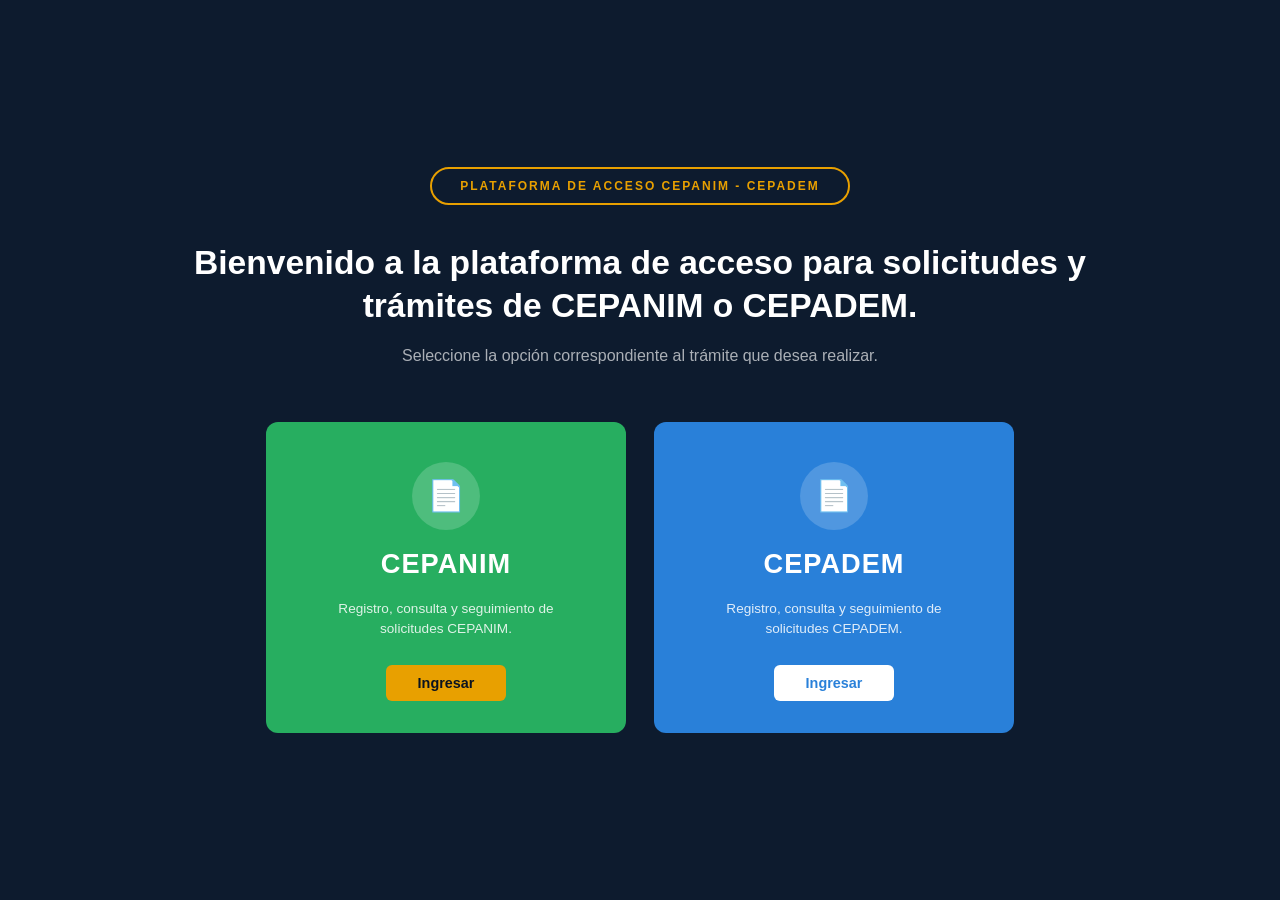
<file: html/index.html>
<!DOCTYPE html>
<html lang="es">
<head>
  <meta charset="UTF-8" />
  <meta name="viewport" content="width=device-width, initial-scale=1.0" />
  <title>Plataforma de Acceso CEPANIM - CEPADEM</title>
  <link rel="stylesheet" href="../css/main.css" />
  <link rel="stylesheet" href="../css/landing.css" />
</head>
<body class="landing">
  <div class="landing-container">
    <div class="badge-platform">Plataforma de Acceso CEPANIM - CEPADEM</div>

    <h1 class="landing-heading">
      Bienvenido a la plataforma de acceso para solicitudes y<br>
      trámites de CEPANIM o CEPADEM.
    </h1>
    <p class="landing-subheading">Seleccione la opción correspondiente al trámite que desea realizar.</p>

    <div class="panels-row">
      <!-- CEPANIM panel -->
      <div class="panel-card cepanim">
        <div class="panel-icon">&#128196;</div>
        <div class="panel-title">CEPANIM</div>
        <p class="panel-desc">Registro, consulta y seguimiento de solicitudes CEPANIM.</p>
        <button class="panel-btn" id="btnCepanim">Ingresar</button>
      </div>

      <!-- CEPADEM panel -->
      <div class="panel-card cepadem">
        <div class="panel-icon">&#128196;</div>
        <div class="panel-title">CEPADEM</div>
        <p class="panel-desc">Registro, consulta y seguimiento de solicitudes CEPADEM.</p>
        <button class="panel-btn" id="btnCepadem">Ingresar</button>
      </div>
    </div>
  </div>

  <script src="../js/main.js"></script>
  <script src="../js/landing.js"></script>
</body>
</html>
</file>
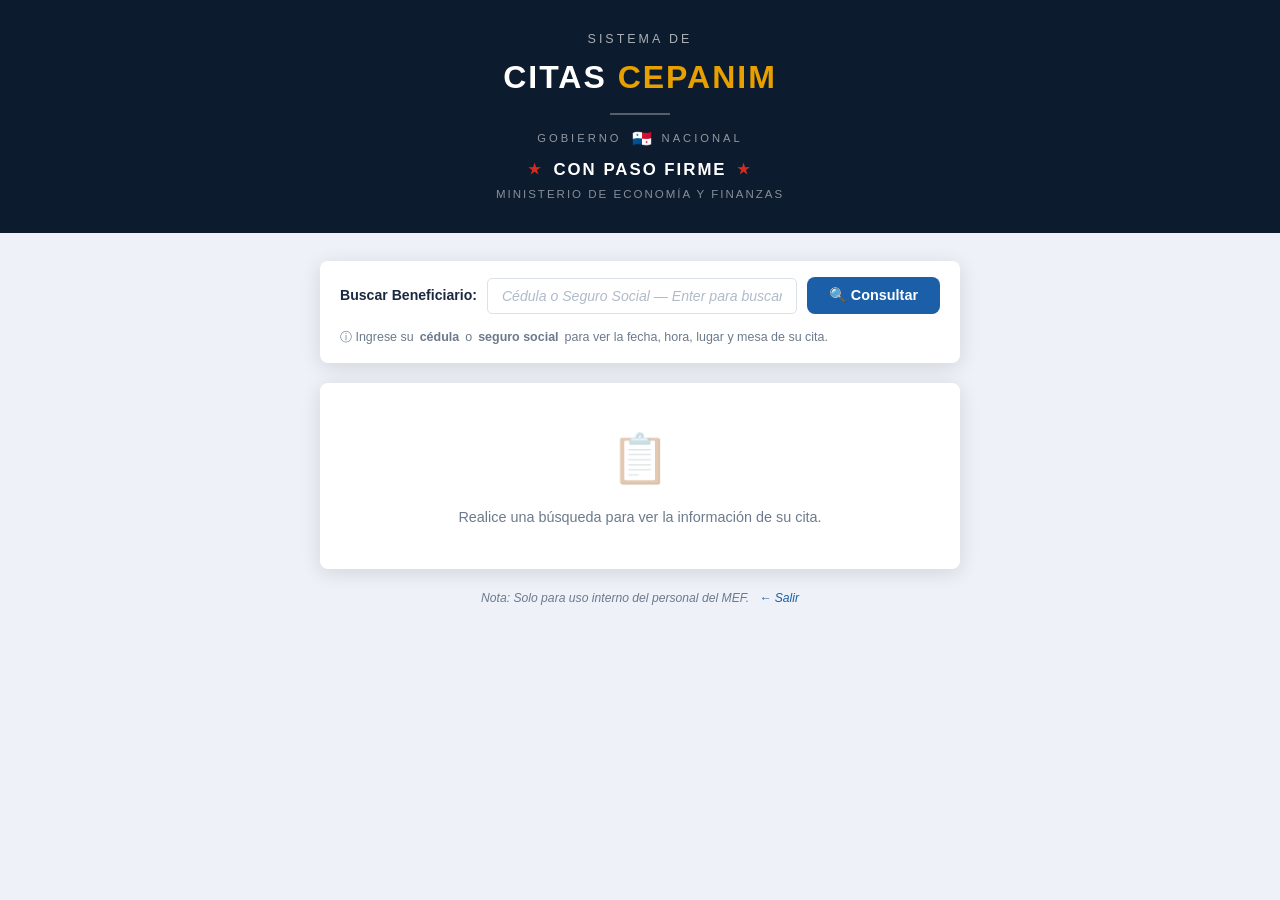
<file: html/citas.html>
<!DOCTYPE html>
<html lang="es">
<head>
  <meta charset="UTF-8" />
  <meta name="viewport" content="width=device-width, initial-scale=1.0" />
  <title>Sistema de Citas CEPANIM</title>
  <link rel="stylesheet" href="../css/main.css" />
  <link rel="stylesheet" href="../css/citas.css" />
  <style>
    /* Toast notification */
    .toast {
      position: fixed;
      bottom: 28px;
      left: 50%;
      transform: translateX(-50%) translateY(80px);
      background: #2d3748;
      color: #fff;
      padding: 12px 24px;
      border-radius: 8px;
      font-size: 0.88rem;
      font-weight: 600;
      box-shadow: 0 4px 20px rgba(0,0,0,0.25);
      transition: transform 0.3s;
      z-index: 999;
      white-space: nowrap;
    }
    .toast.show { transform: translateX(-50%) translateY(0); }
    .toast.toast-success { background: #1e7e34; }
    .toast.toast-error   { background: #842029; }
    .toast.toast-warn    { background: #856404; }
    .toast.toast-info    { background: var(--blue-primary); }

    .btn:disabled { opacity: 0.4; cursor: not-allowed; transform: none !important; }
  </style>
</head>
<body class="citas">

  <!-- Dark navy header -->
  <header class="citas-header">
    <p class="sistema-label">Sistema de</p>
    <h1 class="citas-title">CITAS <span>CEPANIM</span></h1>
    <div class="header-divider"></div>
    <div class="gov-banner">
      <span class="gov-text">Gobierno</span>
      <span class="flag-icon">&#127477;&#127462;</span>
      <span class="gov-text">Nacional</span>
    </div>
    <div class="paso-firme">
      <span class="star">&#9733;</span>
      CON PASO FIRME
      <span class="star">&#9733;</span>
    </div>
    <p class="mef-label">Ministerio de Economía y Finanzas</p>
  </header>

  <!-- Main content -->
  <main class="citas-container">

    <!-- Search panel -->
    <div class="search-panel">
      <span class="search-label">Buscar Beneficiario:</span>
      <input
        class="search-input"
        id="searchInput"
        type="text"
        placeholder="Cédula o Seguro Social — Enter para buscar"
        autocomplete="off"
      />
      <button class="btn btn-primary" id="btnConsultar">&#128269; Consultar</button>
      <p class="search-hint">&#9432; Ingrese su <strong>cédula</strong> o <strong>seguro social</strong> para ver la fecha, hora, lugar y mesa de su cita.</p>
    </div>

    <!-- Empty state (shown by default) -->
    <div id="emptyState" class="info-panel">
      <div class="empty-state">
        <div class="empty-icon">&#128203;</div>
        <p>Realice una búsqueda para ver la información de su cita.</p>
      </div>
    </div>

    <!-- Info panel (hidden until search) -->
    <div id="infoPanel" style="display:none;">
      <div class="info-panel">
        <div class="info-panel-header">
          <span class="icon">&#128100;</span>
          Información del Beneficiario
        </div>
        <div class="info-grid">
          <div class="info-field">
            <span class="info-field-label">Cédula</span>
            <span class="info-field-value" id="valCedula">—</span>
          </div>
          <div class="info-field">
            <span class="info-field-label">Nombre</span>
            <span class="info-field-value" id="valNombre">—</span>
          </div>
          <div class="info-field">
            <span class="info-field-label">Fecha de Cita</span>
            <span class="info-field-value" id="valFecha">—</span>
          </div>
          <div class="info-field">
            <span class="info-field-label">Hora de Cita</span>
            <span class="info-field-value" id="valHora">—</span>
          </div>
          <div class="info-field full-width">
            <span class="info-field-label">Teléfono</span>
            <span class="info-field-value" id="valTelefono">—</span>
          </div>
          <div class="info-field full-width">
            <span class="info-field-label">Lugar de Atención</span>
            <span class="info-field-value" id="valLugar">—</span>
          </div>
          <div class="info-field">
            <span class="info-field-label">Estado de la Cita</span>
            <span class="estado-badge estado-confirmada" id="valEstado">—</span>
          </div>
        </div>
      </div>

      <!-- Action buttons -->
      <div class="action-buttons">
        <button class="btn btn-primary" id="btnReprogramar">&#128197; Reprogramar Cita</button>
        <button class="btn btn-danger" id="btnCancelar">&#10006; Cancelar Cita</button>
        <button class="btn btn-secondary" id="btnNueva">&#43; Nueva Cita</button>
        <button class="btn btn-success" id="btnConfirmar">&#10003; Confirmar Cita</button>
      </div>

      <!-- Navigation -->
      <div class="nav-buttons">
        <button class="btn btn-secondary" id="btnAnterior" disabled>&#8592; Anterior</button>
        <span id="pageInfo" style="align-self:center; font-size:0.85rem; color:var(--text-muted);"></span>
        <button class="btn btn-secondary" id="btnSiguiente">Siguiente &#8594;</button>
      </div>
    </div>

    <p class="citas-note">
      Nota: Solo para uso interno del personal del MEF. &nbsp;
      <span style="cursor:pointer; color:var(--blue-primary);" id="btnBack">&#8592; Salir</span>
    </p>
  </main>

  <!-- Toast -->
  <div class="toast" id="toast"></div>

  <script src="../js/main.js"></script>
  <script src="../js/citas.js"></script>
</body>
</html>
</file>
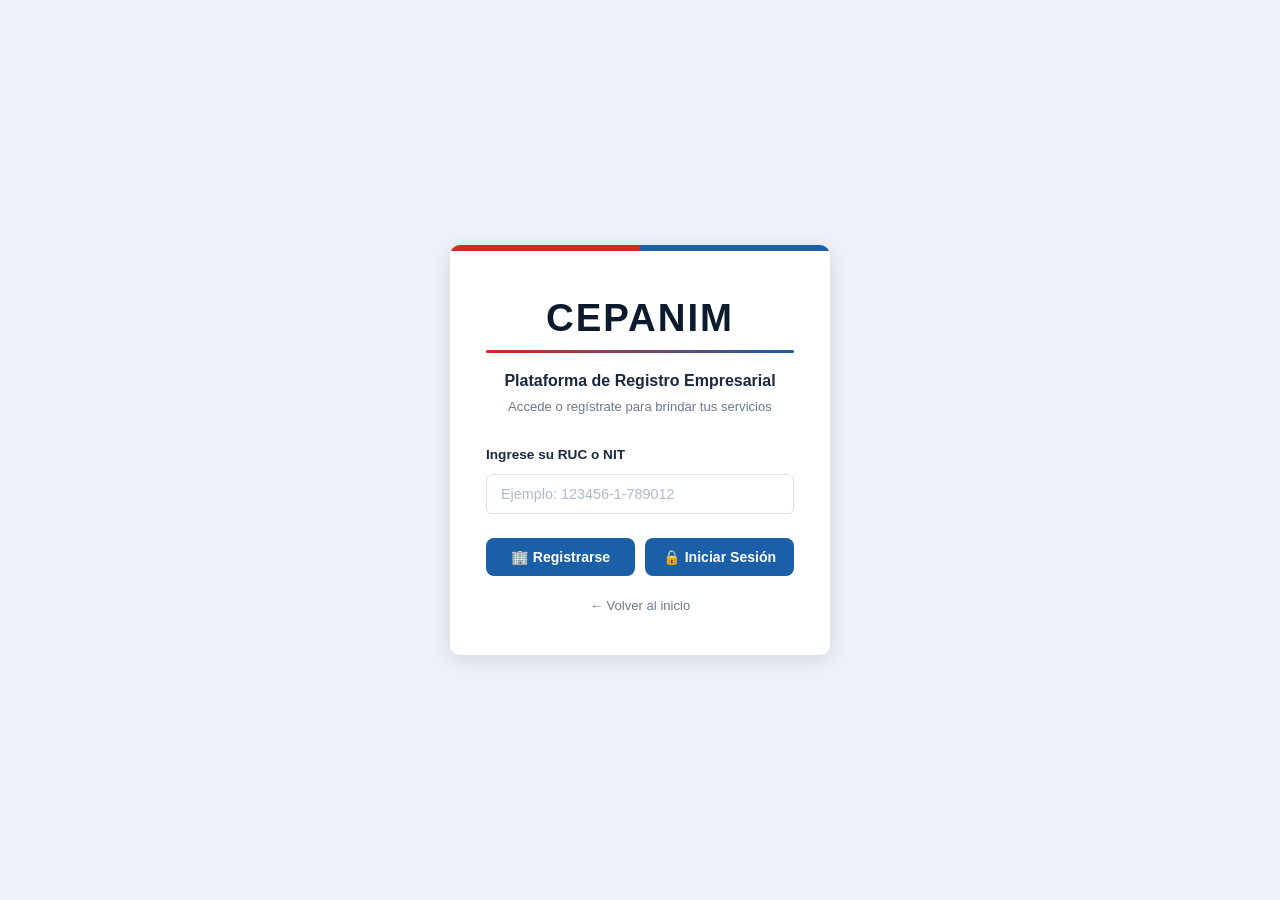
<file: html/login.html>
<!DOCTYPE html>
<html lang="es">
<head>
  <meta charset="UTF-8" />
  <meta name="viewport" content="width=device-width, initial-scale=1.0" />
  <title>CEPANIM - Plataforma de Registro Empresarial</title>
  <link rel="stylesheet" href="../css/main.css" />
  <link rel="stylesheet" href="../css/login.css" />
</head>
<body class="login">
  <div class="login-card">
    <div class="login-top-bar"></div>
    <div class="login-body">
      <div class="login-logo">CEPANIM</div>
      <div class="login-logo-line"></div>
      <p class="login-subtitle">Plataforma de Registro Empresarial</p>
      <p class="login-desc">Accede o regístrate para brindar tus servicios</p>

      <label class="login-label" for="inputRuc">Ingrese su RUC o NIT</label>
      <input
        class="login-input"
        id="inputRuc"
        type="text"
        placeholder="Ejemplo: 123456-1-789012"
        autocomplete="off"
      />

      <p id="errorMsg" style="display:none; color:#d52b1e; font-size:0.82rem; margin-bottom:12px; text-align:left;"></p>

      <div class="login-actions">
        <button class="btn btn-primary" id="btnRegistrar">&#127970; Registrarse</button>
        <button class="btn btn-primary" id="btnIniciar">&#128274; Iniciar Sesión</button>
      </div>

      <span class="login-back" id="btnBack">&#8592; Volver al inicio</span>
    </div>
  </div>

  <script src="../js/main.js"></script>
  <script src="../js/login.js"></script>
</body>
</html>
</file>
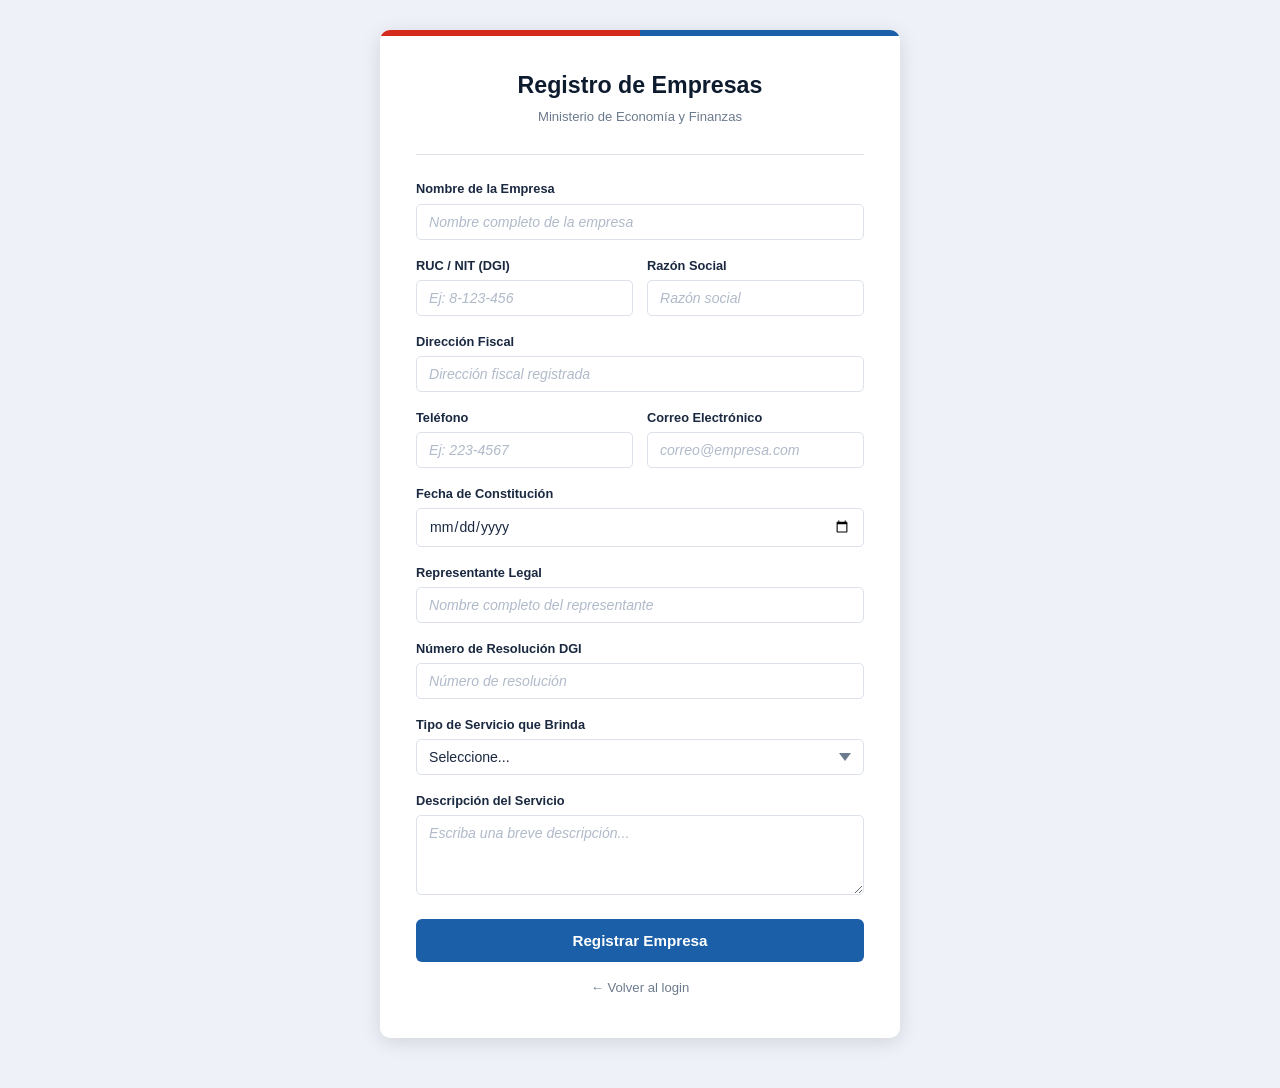
<file: html/registro.html>
<!DOCTYPE html>
<html lang="es">
<head>
  <meta charset="UTF-8" />
  <meta name="viewport" content="width=device-width, initial-scale=1.0" />
  <title>Registro de Empresas - CEPANIM</title>
  <link rel="stylesheet" href="../css/main.css" />
  <link rel="stylesheet" href="../css/registro.css" />
  <style>
    .status-msg { display:none; padding:10px 14px; border-radius:6px; font-size:0.85rem; margin-top:10px; }
    .status-msg.error { background:#fde8e8; color:#842029; border:1px solid #f5c6cb; }
    .status-msg.success { background:#e8f8ee; color:#1e7e34; border:1px solid #a3d9b1; }
  </style>
</head>
<body class="registro">
  <div class="registro-card">
    <div class="registro-top-bar"></div>
    <div class="registro-body">
      <h2 class="registro-title">Registro de Empresas</h2>
      <p class="registro-subtitle">Ministerio de Economía y Finanzas</p>
      <div class="form-divider"></div>

      <form id="formRegistro" novalidate>

        <div class="form-group">
          <label class="form-label" for="empresa">Nombre de la Empresa</label>
          <input class="form-input" id="empresa" type="text" placeholder="Nombre completo de la empresa" />
        </div>

        <div class="form-row">
          <div class="form-group">
            <label class="form-label" for="ruc">RUC / NIT (DGI)</label>
            <input class="form-input" id="ruc" type="text" placeholder="Ej: 8-123-456" />
          </div>
          <div class="form-group">
            <label class="form-label" for="razonSocial">Razón Social</label>
            <input class="form-input" id="razonSocial" type="text" placeholder="Razón social" />
          </div>
        </div>

        <div class="form-group">
          <label class="form-label" for="direccion">Dirección Fiscal</label>
          <input class="form-input" id="direccion" type="text" placeholder="Dirección fiscal registrada" />
        </div>

        <div class="form-row">
          <div class="form-group">
            <label class="form-label" for="telefono">Teléfono</label>
            <input class="form-input" id="telefono" type="tel" placeholder="Ej: 223-4567" />
          </div>
          <div class="form-group">
            <label class="form-label" for="email">Correo Electrónico</label>
            <input class="form-input" id="email" type="email" placeholder="correo@empresa.com" />
          </div>
        </div>

        <div class="form-group">
          <label class="form-label" for="fechaConst">Fecha de Constitución</label>
          <input class="form-input" id="fechaConst" type="date" />
        </div>

        <div class="form-group">
          <label class="form-label" for="repLegal">Representante Legal</label>
          <input class="form-input" id="repLegal" type="text" placeholder="Nombre completo del representante" />
        </div>

        <div class="form-group">
          <label class="form-label" for="numResolucion">Número de Resolución DGI</label>
          <input class="form-input" id="numResolucion" type="text" placeholder="Número de resolución" />
        </div>

        <div class="form-group">
          <label class="form-label" for="tipoServicio">Tipo de Servicio que Brinda</label>
          <select class="form-select" id="tipoServicio">
            <option value="">Seleccione...</option>
            <option value="comercial">Comercial</option>
            <option value="industrial">Industrial</option>
            <option value="servicios">Servicios Profesionales</option>
            <option value="tecnologia">Tecnología</option>
            <option value="construccion">Construcción</option>
            <option value="salud">Salud</option>
            <option value="educacion">Educación</option>
            <option value="otro">Otro</option>
          </select>
        </div>

        <div class="form-group">
          <label class="form-label" for="descServicio">Descripción del Servicio</label>
          <textarea class="form-textarea" id="descServicio" placeholder="Escriba una breve descripción..."></textarea>
        </div>

        <p id="statusMsg" class="status-msg"></p>

        <button type="submit" class="btn btn-primary registro-submit">Registrar Empresa</button>
      </form>

      <span class="registro-back" id="btnBack">&#8592; Volver al login</span>
    </div>
  </div>

  <script src="../js/main.js"></script>
  <script src="../js/registro.js"></script>
</body>
</html>
</file>
<file: css/main.css>
/* Shared styles across all pages */
*, *::before, *::after {
  box-sizing: border-box;
  margin: 0;
  padding: 0;
}

:root {
  --navy: #0d1b2e;
  --navy-dark: #0a1320;
  --blue-primary: #1a5fa8;
  --blue-secondary: #2980d9;
  --red-flag: #d52b1e;
  --gold: #e8a000;
  --gold-light: #f5b800;
  --green-panel: #27ae60;
  --white: #ffffff;
  --light-grey: #f4f6f9;
  --border-grey: #dce1ea;
  --text-dark: #1a2840;
  --text-muted: #6c7a8d;
  --shadow: 0 4px 20px rgba(0,0,0,0.12);
  --radius: 8px;
}

body {
  font-family: 'Segoe UI', Arial, sans-serif;
  background: var(--light-grey);
  color: var(--text-dark);
  line-height: 1.5;
}

a {
  color: var(--blue-primary);
  text-decoration: none;
}

a:hover {
  text-decoration: underline;
}

.btn {
  display: inline-flex;
  align-items: center;
  gap: 6px;
  padding: 10px 22px;
  border: none;
  border-radius: var(--radius);
  font-size: 0.9rem;
  font-weight: 600;
  cursor: pointer;
  transition: filter 0.15s, transform 0.1s;
}

.btn:hover {
  filter: brightness(1.1);
  transform: translateY(-1px);
}

.btn:active {
  transform: translateY(0);
  filter: brightness(0.95);
}

.btn-primary {
  background: var(--blue-primary);
  color: var(--white);
}

.btn-secondary {
  background: #6c7a8d;
  color: var(--white);
}

.btn-success {
  background: var(--green-panel);
  color: var(--white);
}

.btn-danger {
  background: var(--red-flag);
  color: var(--white);
}

.btn-gold {
  background: var(--gold);
  color: var(--navy-dark);
}

.btn-outline {
  background: transparent;
  border: 2px solid var(--white);
  color: var(--white);
}
</file>
<file: css/landing.css>
/* Landing page - Plataforma de Acceso CEPANIM-CEPADEM */
body.landing {
  background: var(--navy);
  min-height: 100vh;
  display: flex;
  flex-direction: column;
  align-items: center;
  justify-content: center;
  padding: 40px 20px;
}

.landing-container {
  max-width: 900px;
  width: 100%;
  text-align: center;
}

/* Badge */
.badge-platform {
  display: inline-block;
  border: 2px solid var(--gold);
  color: var(--gold);
  font-size: 0.75rem;
  font-weight: 700;
  letter-spacing: 2px;
  text-transform: uppercase;
  padding: 8px 28px;
  border-radius: 30px;
  margin-bottom: 36px;
}

/* Hero heading */
.landing-heading {
  color: var(--white);
  font-size: 2.1rem;
  font-weight: 700;
  line-height: 1.3;
  margin-bottom: 16px;
}

.landing-subheading {
  color: rgba(255,255,255,0.65);
  font-size: 1rem;
  margin-bottom: 54px;
}

/* Two panel cards */
.panels-row {
  display: flex;
  gap: 28px;
  justify-content: center;
  flex-wrap: wrap;
}

.panel-card {
  flex: 1;
  min-width: 240px;
  max-width: 360px;
  border-radius: 12px;
  padding: 40px 28px 32px;
  display: flex;
  flex-direction: column;
  align-items: center;
  gap: 14px;
  transition: transform 0.2s, box-shadow 0.2s;
}

.panel-card:hover {
  transform: translateY(-4px);
  box-shadow: 0 12px 32px rgba(0,0,0,0.35);
}

.panel-card.cepanim {
  background: var(--green-panel);
}

.panel-card.cepadem {
  background: var(--blue-secondary);
}

.panel-icon {
  width: 68px;
  height: 68px;
  border-radius: 50%;
  background: rgba(255,255,255,0.18);
  display: flex;
  align-items: center;
  justify-content: center;
  font-size: 1.9rem;
  color: var(--white);
}

.panel-title {
  font-size: 1.7rem;
  font-weight: 800;
  color: var(--white);
  letter-spacing: 1px;
}

.panel-desc {
  font-size: 0.85rem;
  color: rgba(255,255,255,0.85);
  text-align: center;
  max-width: 220px;
}

.panel-btn {
  margin-top: 12px;
  padding: 10px 32px;
  border-radius: 6px;
  font-size: 0.9rem;
  font-weight: 700;
  border: none;
  cursor: pointer;
  transition: filter 0.15s, transform 0.1s;
}

.panel-card.cepanim .panel-btn {
  background: var(--gold);
  color: var(--navy-dark);
}

.panel-card.cepadem .panel-btn {
  background: var(--white);
  color: var(--blue-secondary);
}

.panel-btn:hover {
  filter: brightness(1.08);
  transform: translateY(-1px);
}
</file>
<file: css/citas.css>
/* Sistema de Citas CEPANIM */
body.citas {
  background: #eef1f7;
  min-height: 100vh;
  display: flex;
  flex-direction: column;
  align-items: center;
  padding: 0 0 50px;
}

/* Dark navy header */
.citas-header {
  width: 100%;
  background: var(--navy);
  color: var(--white);
  text-align: center;
  padding: 30px 20px;
}

.citas-header .sistema-label {
  font-size: 0.78rem;
  letter-spacing: 3px;
  text-transform: uppercase;
  color: rgba(255,255,255,0.65);
  margin-bottom: 4px;
}

.citas-header .citas-title {
  font-size: 2rem;
  font-weight: 900;
  letter-spacing: 2px;
}

.citas-header .citas-title span {
  color: var(--gold);
}

.header-divider {
  width: 60px;
  height: 2px;
  background: rgba(255,255,255,0.3);
  margin: 12px auto;
}

.gov-banner {
  display: flex;
  align-items: center;
  justify-content: center;
  gap: 10px;
  margin-bottom: 6px;
}

.gov-text {
  font-size: 0.7rem;
  letter-spacing: 3px;
  color: rgba(255,255,255,0.55);
  text-transform: uppercase;
}

.flag-icon {
  font-size: 1rem;
}

.paso-firme {
  display: flex;
  align-items: center;
  justify-content: center;
  gap: 10px;
  font-size: 1.05rem;
  font-weight: 800;
  letter-spacing: 2px;
  color: var(--white);
  margin-bottom: 4px;
}

.paso-firme .star {
  color: var(--red-flag);
  font-size: 0.9rem;
}

.mef-label {
  font-size: 0.72rem;
  letter-spacing: 2px;
  text-transform: uppercase;
  color: rgba(255,255,255,0.5);
}

/* Main container */
.citas-container {
  width: 100%;
  max-width: 680px;
  padding: 28px 20px 0;
}

/* Search bar */
.search-panel {
  display: flex;
  align-items: center;
  gap: 10px;
  background: var(--white);
  padding: 16px 20px;
  border-radius: var(--radius);
  box-shadow: var(--shadow);
  margin-bottom: 20px;
  flex-wrap: wrap;
}

.search-label {
  font-size: 0.88rem;
  font-weight: 700;
  color: var(--text-dark);
  white-space: nowrap;
}

.search-input {
  flex: 1;
  min-width: 160px;
  padding: 9px 14px;
  border: 1.5px solid var(--border-grey);
  border-radius: 5px;
  font-size: 0.88rem;
  color: var(--text-dark);
  font-family: inherit;
  transition: border-color 0.2s;
}

.search-input:focus {
  outline: none;
  border-color: var(--blue-primary);
}

.search-input::placeholder {
  color: #b0bac9;
  font-style: italic;
}

.search-hint {
  font-size: 0.78rem;
  color: var(--text-muted);
  width: 100%;
  margin-top: 4px;
  display: flex;
  align-items: center;
  gap: 6px;
}

/* Info panel */
.info-panel {
  background: var(--white);
  border-radius: var(--radius);
  box-shadow: var(--shadow);
  overflow: hidden;
  margin-bottom: 20px;
}

.info-panel-header {
  background: var(--light-grey);
  border-bottom: 1.5px solid var(--border-grey);
  padding: 12px 20px;
  font-size: 0.88rem;
  font-weight: 700;
  color: var(--text-dark);
  display: flex;
  align-items: center;
  gap: 8px;
}

.info-panel-header .icon {
  color: var(--blue-primary);
}

.info-grid {
  padding: 20px;
  display: grid;
  grid-template-columns: 1fr 1fr;
  gap: 14px 20px;
}

.info-field {
  display: flex;
  flex-direction: column;
  gap: 3px;
}

.info-field.full-width {
  grid-column: 1 / -1;
}

.info-field-label {
  font-size: 0.74rem;
  font-weight: 700;
  color: var(--text-muted);
  text-transform: uppercase;
  letter-spacing: 0.5px;
}

.info-field-value {
  font-size: 0.92rem;
  color: var(--text-dark);
  font-weight: 500;
}

.estado-badge {
  display: inline-block;
  padding: 3px 12px;
  border-radius: 20px;
  font-size: 0.82rem;
  font-weight: 700;
}

.estado-confirmada {
  background: #e8f8ee;
  color: #1e7e34;
  border: 1px solid #a3d9b1;
}

.estado-pendiente {
  background: #fff8e1;
  color: #856404;
  border: 1px solid #ffc107;
}

.estado-cancelada {
  background: #fde8e8;
  color: #842029;
  border: 1px solid #f5c6cb;
}

/* Action buttons */
.action-buttons {
  display: flex;
  gap: 10px;
  flex-wrap: wrap;
  background: var(--white);
  border-radius: var(--radius);
  box-shadow: var(--shadow);
  padding: 16px 20px;
  margin-bottom: 20px;
}

.action-buttons .btn {
  flex: 1;
  min-width: 120px;
  justify-content: center;
  font-size: 0.82rem;
  padding: 10px 12px;
}

/* Navigation */
.nav-buttons {
  display: flex;
  justify-content: space-between;
  gap: 12px;
}

.nav-buttons .btn {
  padding: 10px 28px;
  font-size: 0.88rem;
}

/* Note at bottom */
.citas-note {
  font-size: 0.76rem;
  color: var(--text-muted);
  text-align: center;
  margin-top: 20px;
  font-style: italic;
}

/* Empty state */
.empty-state {
  text-align: center;
  padding: 40px 20px;
  color: var(--text-muted);
}

.empty-state .empty-icon {
  font-size: 3rem;
  margin-bottom: 12px;
  opacity: 0.4;
}

.empty-state p {
  font-size: 0.9rem;
}
</file>
<file: css/login.css>
/* CEPANIM Login page */
body.login {
  background: #eef1f7;
  min-height: 100vh;
  display: flex;
  align-items: center;
  justify-content: center;
  padding: 30px 16px;
}

.login-card {
  background: var(--white);
  border-radius: 10px;
  box-shadow: var(--shadow);
  width: 100%;
  max-width: 380px;
  overflow: hidden;
}

.login-top-bar {
  height: 6px;
  background: linear-gradient(to right, var(--red-flag) 50%, var(--blue-primary) 50%);
}

.login-body {
  padding: 38px 36px 40px;
  text-align: center;
}

.login-logo {
  font-size: 2.4rem;
  font-weight: 900;
  color: var(--navy);
  letter-spacing: 2px;
  margin-bottom: 4px;
}

.login-logo-line {
  height: 3px;
  background: linear-gradient(to right, var(--red-flag), var(--blue-primary));
  border-radius: 2px;
  margin-bottom: 16px;
}

.login-subtitle {
  font-size: 1rem;
  font-weight: 700;
  color: var(--text-dark);
  margin-bottom: 4px;
}

.login-desc {
  font-size: 0.82rem;
  color: var(--text-muted);
  margin-bottom: 28px;
}

.login-label {
  display: block;
  text-align: left;
  font-size: 0.85rem;
  font-weight: 600;
  color: var(--text-dark);
  margin-bottom: 8px;
}

.login-input {
  width: 100%;
  padding: 11px 14px;
  border: 1.5px solid var(--border-grey);
  border-radius: 6px;
  font-size: 0.9rem;
  color: var(--text-dark);
  background: var(--white);
  transition: border-color 0.2s;
  margin-bottom: 24px;
}

.login-input:focus {
  outline: none;
  border-color: var(--blue-primary);
}

.login-input::placeholder {
  color: #b0bac9;
}

.login-actions {
  display: flex;
  gap: 10px;
}

.login-actions .btn {
  flex: 1;
  justify-content: center;
  padding: 11px 10px;
  font-size: 0.88rem;
}

.login-back {
  display: block;
  margin-top: 20px;
  font-size: 0.82rem;
  color: var(--text-muted);
  cursor: pointer;
}

.login-back:hover {
  color: var(--blue-primary);
}
</file>
<file: css/registro.css>
/* Registro de Empresas page */
body.registro {
  background: #eef1f7;
  min-height: 100vh;
  display: flex;
  align-items: flex-start;
  justify-content: center;
  padding: 30px 16px 50px;
}

.registro-card {
  background: var(--white);
  border-radius: 10px;
  box-shadow: var(--shadow);
  width: 100%;
  max-width: 520px;
  overflow: hidden;
}

.registro-top-bar {
  height: 6px;
  background: linear-gradient(to right, var(--red-flag) 50%, var(--blue-primary) 50%);
}

.registro-body {
  padding: 32px 36px 40px;
}

.registro-title {
  font-size: 1.45rem;
  font-weight: 800;
  color: var(--navy);
  text-align: center;
  margin-bottom: 4px;
}

.registro-subtitle {
  font-size: 0.82rem;
  color: var(--text-muted);
  text-align: center;
  margin-bottom: 28px;
}

.form-divider {
  height: 1px;
  background: var(--border-grey);
  margin-bottom: 24px;
}

.form-row {
  display: flex;
  gap: 14px;
  margin-bottom: 16px;
}

.form-group {
  display: flex;
  flex-direction: column;
  flex: 1;
  margin-bottom: 16px;
}

.form-row .form-group {
  margin-bottom: 0;
}

.form-label {
  font-size: 0.8rem;
  font-weight: 600;
  color: var(--text-dark);
  margin-bottom: 5px;
}

.form-input,
.form-select,
.form-textarea {
  width: 100%;
  padding: 9px 12px;
  border: 1.5px solid var(--border-grey);
  border-radius: 5px;
  font-size: 0.88rem;
  color: var(--text-dark);
  background: var(--white);
  transition: border-color 0.2s;
  font-family: inherit;
}

.form-input:focus,
.form-select:focus,
.form-textarea:focus {
  outline: none;
  border-color: var(--blue-primary);
}

.form-input::placeholder,
.form-textarea::placeholder {
  color: #b0bac9;
  font-style: italic;
}

.form-select {
  appearance: none;
  background-image: url("data:image/svg+xml,%3Csvg xmlns='http://www.w3.org/2000/svg' width='12' height='8' viewBox='0 0 12 8'%3E%3Cpath fill='%236c7a8d' d='M0 0l6 8 6-8z'/%3E%3C/svg%3E");
  background-repeat: no-repeat;
  background-position: right 12px center;
  padding-right: 32px;
  cursor: pointer;
}

.form-textarea {
  resize: vertical;
  min-height: 80px;
}

.registro-submit {
  margin-top: 8px;
  width: 100%;
  justify-content: center;
  padding: 13px;
  font-size: 0.95rem;
  border-radius: 6px;
}

.registro-back {
  display: block;
  text-align: center;
  margin-top: 16px;
  font-size: 0.82rem;
  color: var(--text-muted);
  cursor: pointer;
}

.registro-back:hover {
  color: var(--blue-primary);
}

/* date input icon fix */
.form-input[type="date"] {
  cursor: pointer;
}
</file>
